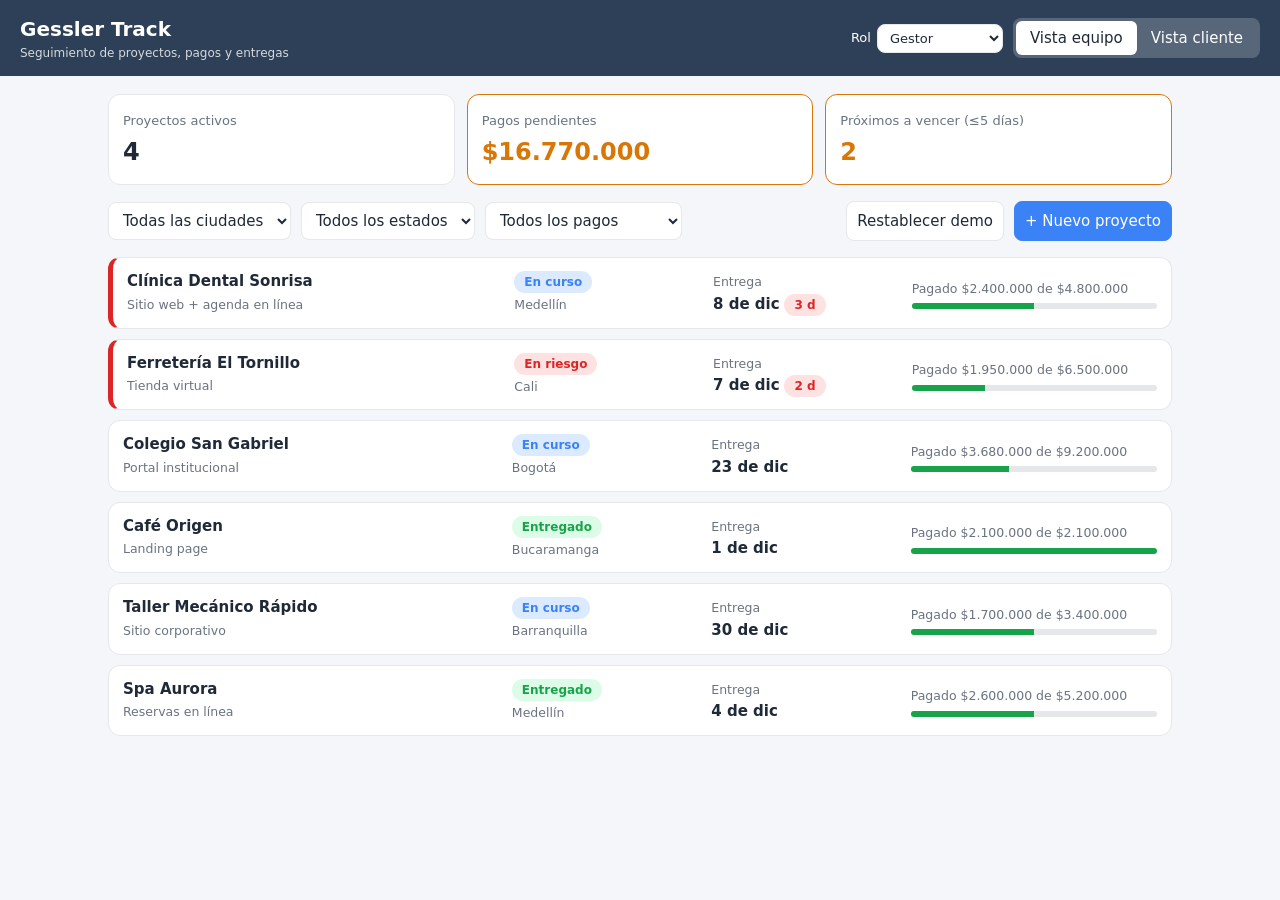
<file: index.html>
<!DOCTYPE html>
<html lang="es">
<head>
<meta charset="utf-8">
<meta name="viewport" content="width=device-width, initial-scale=1, viewport-fit=cover">
<title>Gessler Track</title>
<link rel="stylesheet" href="src/presentacion/css/styles.css">
</head>
<body>
<header>
  <div><h1>Gessler Track</h1><small>Seguimiento de proyectos, pagos y entregas</small></div>
  <div class="bar"><label class="rol">Rol<select id="rol" aria-label="Rol"><option value="gestor">Gestor</option><option value="desarrollador">Desarrollador</option><option value="cliente">Cliente</option></select></label>
  <div class="seg" role="tablist"><button id="vTeam" class="on">Vista equipo</button><button id="vClient">Vista cliente</button></div></div>
</header>
<main id="app"></main>
<script src="src/logica/reglas.js"></script>
<script src="src/persistencia/repositorio.js"></script>
<script src="src/presentacion/js/app.js"></script>
</body>
</html>
</file>
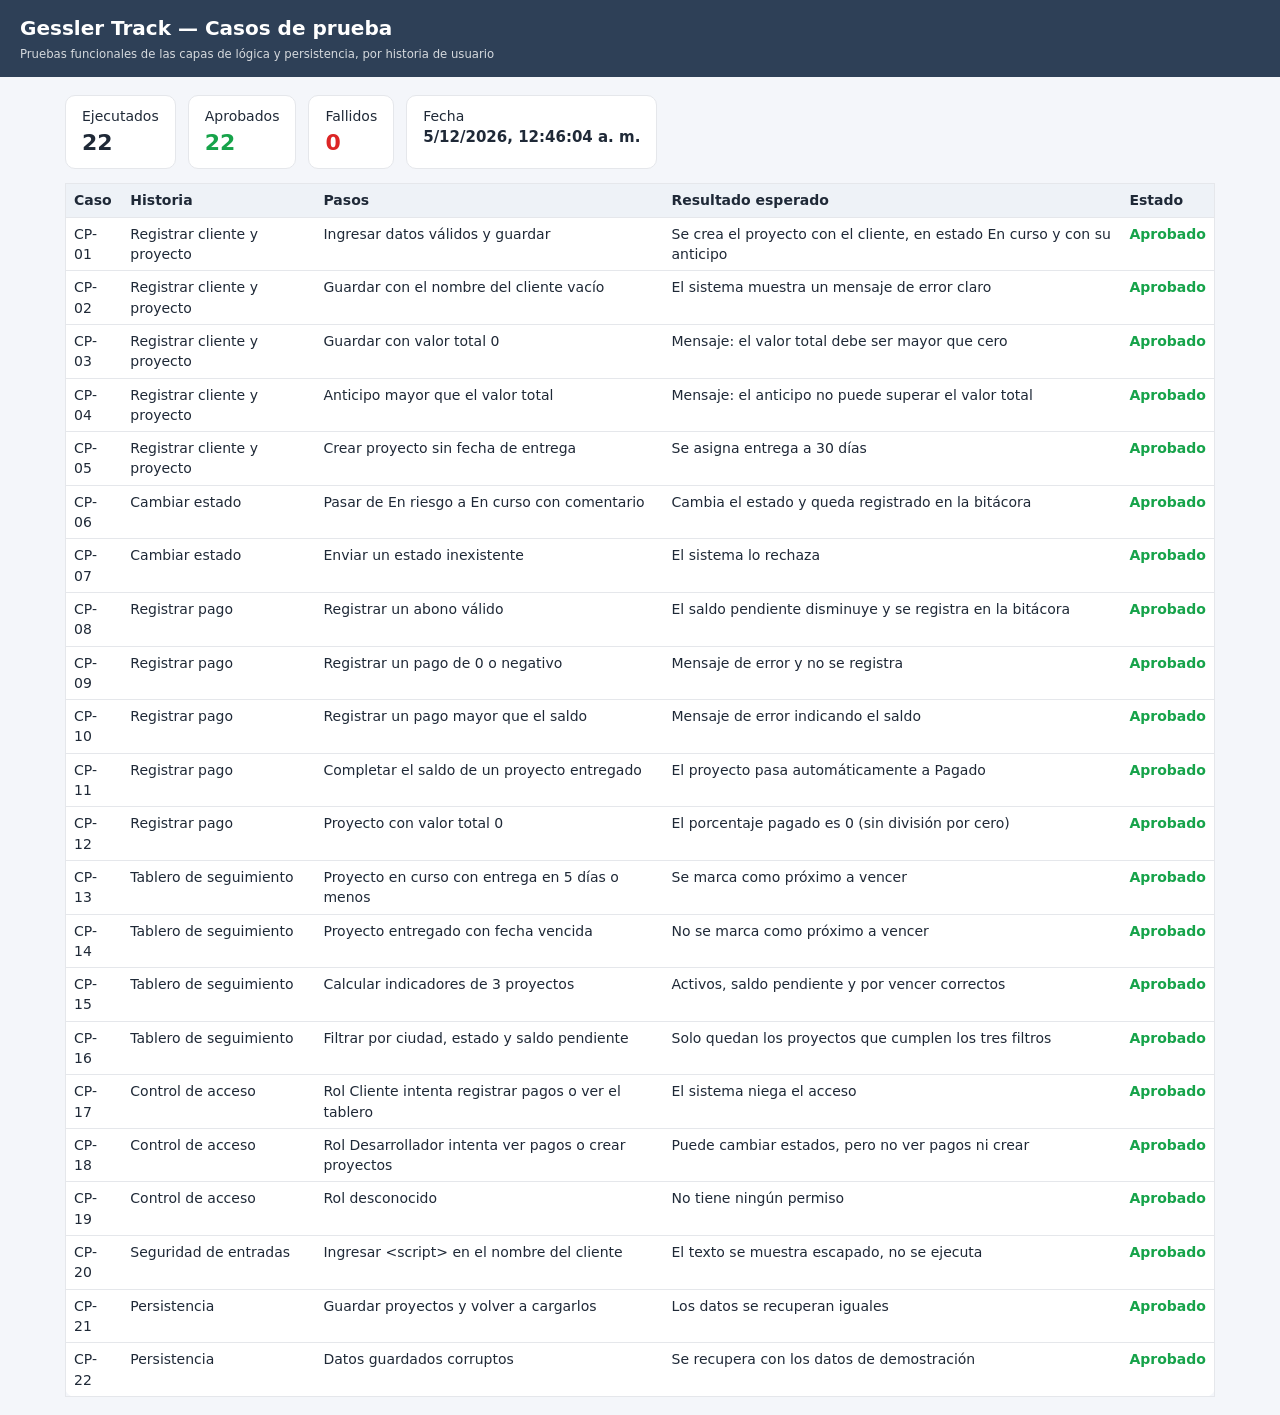
<file: tests/index.html>
<!DOCTYPE html>
<html lang="es">
<head>
<meta charset="utf-8">
<meta name="viewport" content="width=device-width, initial-scale=1">
<title>Gessler Track — Pruebas</title>
<style>
body{margin:0;background:#f4f6fa;color:#1f2937;font:14px/1.45 system-ui,-apple-system,"Segoe UI",Roboto,sans-serif}
header{background:#2e4057;color:#fff;padding:14px 20px}header h1{margin:0;font-size:20px}header small{opacity:.8}
main{max-width:1150px;margin:0 auto;padding:18px}
.res{display:flex;gap:12px;margin-bottom:14px}.res div{background:#fff;border:1px solid #e5e7eb;border-radius:10px;padding:10px 16px}
.res b{display:block;font-size:22px}.ok b{color:#16a34a}.ko b{color:#dc2626}
table{width:100%;border-collapse:collapse;background:#fff;border:1px solid #e5e7eb;border-radius:10px}
th,td{text-align:left;padding:6px 8px;border-bottom:1px solid #e5e7eb;vertical-align:top}th{background:#eef2f7}
.e-Aprobado{color:#16a34a;font-weight:600}.e-Fallido{color:#dc2626;font-weight:600}
</style>
</head>
<body>
<header><h1>Gessler Track — Casos de prueba</h1><small>Pruebas funcionales de las capas de lógica y persistencia, por historia de usuario</small></header>
<main id="out"></main>
<script src="../src/logica/reglas.js"></script>
<script src="../src/persistencia/repositorio.js"></script>
<script src="pruebas.js"></script>
<script>
const r = GT.pruebas.ejecutar(), ok = r.filter(x => x.estado === "Aprobado").length, esc = GT.logica.escapar;
document.getElementById("out").innerHTML =
  `<div class="res"><div>Ejecutados<b>${r.length}</b></div><div class="ok">Aprobados<b>${ok}</b></div><div class="ko">Fallidos<b>${r.length - ok}</b></div><div>Fecha<b style="font-size:15px">${new Date().toLocaleString("es-CO")}</b></div></div>
  <table><tr><th>Caso</th><th>Historia</th><th>Pasos</th><th>Resultado esperado</th><th>Estado</th></tr>
  ${r.map(x => `<tr><td>${x.id}</td><td>${esc(x.historia)}</td><td>${esc(x.pasos)}</td><td>${esc(x.esperado)}${x.estado === "Fallido" ? `<br><small>${esc(x.obtenido)}</small>` : ""}</td><td class="e-${x.estado}">${x.estado}</td></tr>`).join("")}</table>`;
document.title = `Pruebas: ${ok}/${r.length} aprobadas`;
</script>
</body>
</html>
</file>
<file: src/presentacion/css/styles.css>
:root{--bg:#f4f6fa;--card:#fff;--tx:#1f2937;--mu:#6b7280;--br:#e5e7eb;--pr:#2e4057;--ac:#3b82f6;--ok:#16a34a;--wa:#d97706;--er:#dc2626;--okb:#dcfce7;--wab:#fef3c7;--erb:#fee2e2;--inb:#dbeafe;--ht:#fff;
box-sizing:border-box;padding-top:env(safe-area-inset-top,0px);padding-bottom:env(safe-area-inset-bottom,0px)}
@media (prefers-color-scheme:dark){:root:not([data-theme="light"]){--bg:#0f172a;--card:#1e293b;--tx:#e5e7eb;--mu:#94a3b8;--br:#334155;--pr:#93b4d8;--ht:#0f172a;--okb:#14532d;--wab:#78350f;--erb:#7f1d1d;--inb:#1e3a8a}}
:root[data-theme="dark"]{--bg:#0f172a;--card:#1e293b;--tx:#e5e7eb;--mu:#94a3b8;--br:#334155;--pr:#93b4d8;--ht:#0f172a;--okb:#14532d;--wab:#78350f;--erb:#7f1d1d;--inb:#1e3a8a}
html{scroll-padding-top:env(safe-area-inset-top,0px)}
*{box-sizing:border-box}
body{margin:0;background:var(--bg);color:var(--tx);font:15px/1.5 system-ui,-apple-system,"Segoe UI",Roboto,sans-serif}
header{background:var(--pr);color:var(--ht);padding:14px 20px;display:flex;flex-wrap:wrap;gap:10px;align-items:center;justify-content:space-between}
header h1{margin:0;font-size:20px}header small{opacity:.8;display:block;font-size:12px}
.seg{display:flex;background:rgba(255,255,255,.2);border-radius:8px;padding:3px}
.seg button{border:0;background:transparent;color:inherit;padding:6px 14px;border-radius:6px;cursor:pointer;font:inherit}
.seg button.on{background:var(--card);color:var(--tx)}
main{max-width:1100px;margin:0 auto;padding:18px;display:grid;gap:16px}
.kpis{display:grid;grid-template-columns:repeat(auto-fit,minmax(200px,1fr));gap:12px}
.kpi{background:var(--card);border:1px solid var(--br);border-radius:12px;padding:14px}
.kpi span{color:var(--mu);font-size:13px}.kpi b{display:block;font-size:24px;margin-top:2px}
.kpi.al{border-color:var(--wa)}.kpi.al b{color:var(--wa)}
.bar{display:flex;flex-wrap:wrap;gap:10px;align-items:center}
select,input,textarea,button.btn{font:inherit;padding:8px 10px;border:1px solid var(--br);border-radius:8px;background:var(--card);color:var(--tx)}
button.btn{background:var(--ac);color:#fff;border-color:var(--ac);cursor:pointer}
button.btn.sec{background:var(--card);color:var(--tx);border-color:var(--br)}
.sp{flex:1}
.list{display:grid;gap:10px}
.row{background:var(--card);border:1px solid var(--br);border-radius:12px;padding:12px 14px;display:grid;grid-template-columns:2fr 1fr 1fr 1.3fr;gap:10px;align-items:center;cursor:pointer}
.row:hover{border-color:var(--ac)}.row.due{border-left:5px solid var(--er)}
.row h3{margin:0;font-size:15px}.row small{color:var(--mu)}
.badge{display:inline-block;padding:2px 10px;border-radius:99px;font-size:12px;font-weight:600}
.b-curso{background:var(--inb);color:var(--ac)}.b-riesgo{background:var(--erb);color:var(--er)}.b-entregado{background:var(--okb);color:var(--ok)}.b-pagado{background:var(--wab);color:var(--wa)}
.prog{height:6px;background:var(--br);border-radius:9px;overflow:hidden;margin-top:4px}.prog i{display:block;height:100%;background:var(--ok)}
.panel{background:var(--card);border:1px solid var(--br);border-radius:12px;padding:16px;display:grid;gap:12px}
.panel h2{margin:0;font-size:18px}
.g2{display:grid;grid-template-columns:1fr 1fr;gap:12px}
label{font-size:13px;color:var(--mu);display:grid;gap:4px}
table{width:100%;border-collapse:collapse;font-size:14px}th,td{text-align:left;padding:6px 8px;border-bottom:1px solid var(--br)}
.hid{display:none!important}
.note{font-size:13px;color:var(--mu)}
@media(max-width:700px){.row{grid-template-columns:1fr 1fr}.g2{grid-template-columns:1fr}}
.err{background:var(--erb);color:var(--er);border:1px solid var(--er);border-radius:8px;padding:8px 12px;font-size:14px;display:grid;gap:2px}
.rol{color:inherit;display:flex;align-items:center;gap:6px;font-size:13px}.rol select{padding:5px 8px}
</file>
